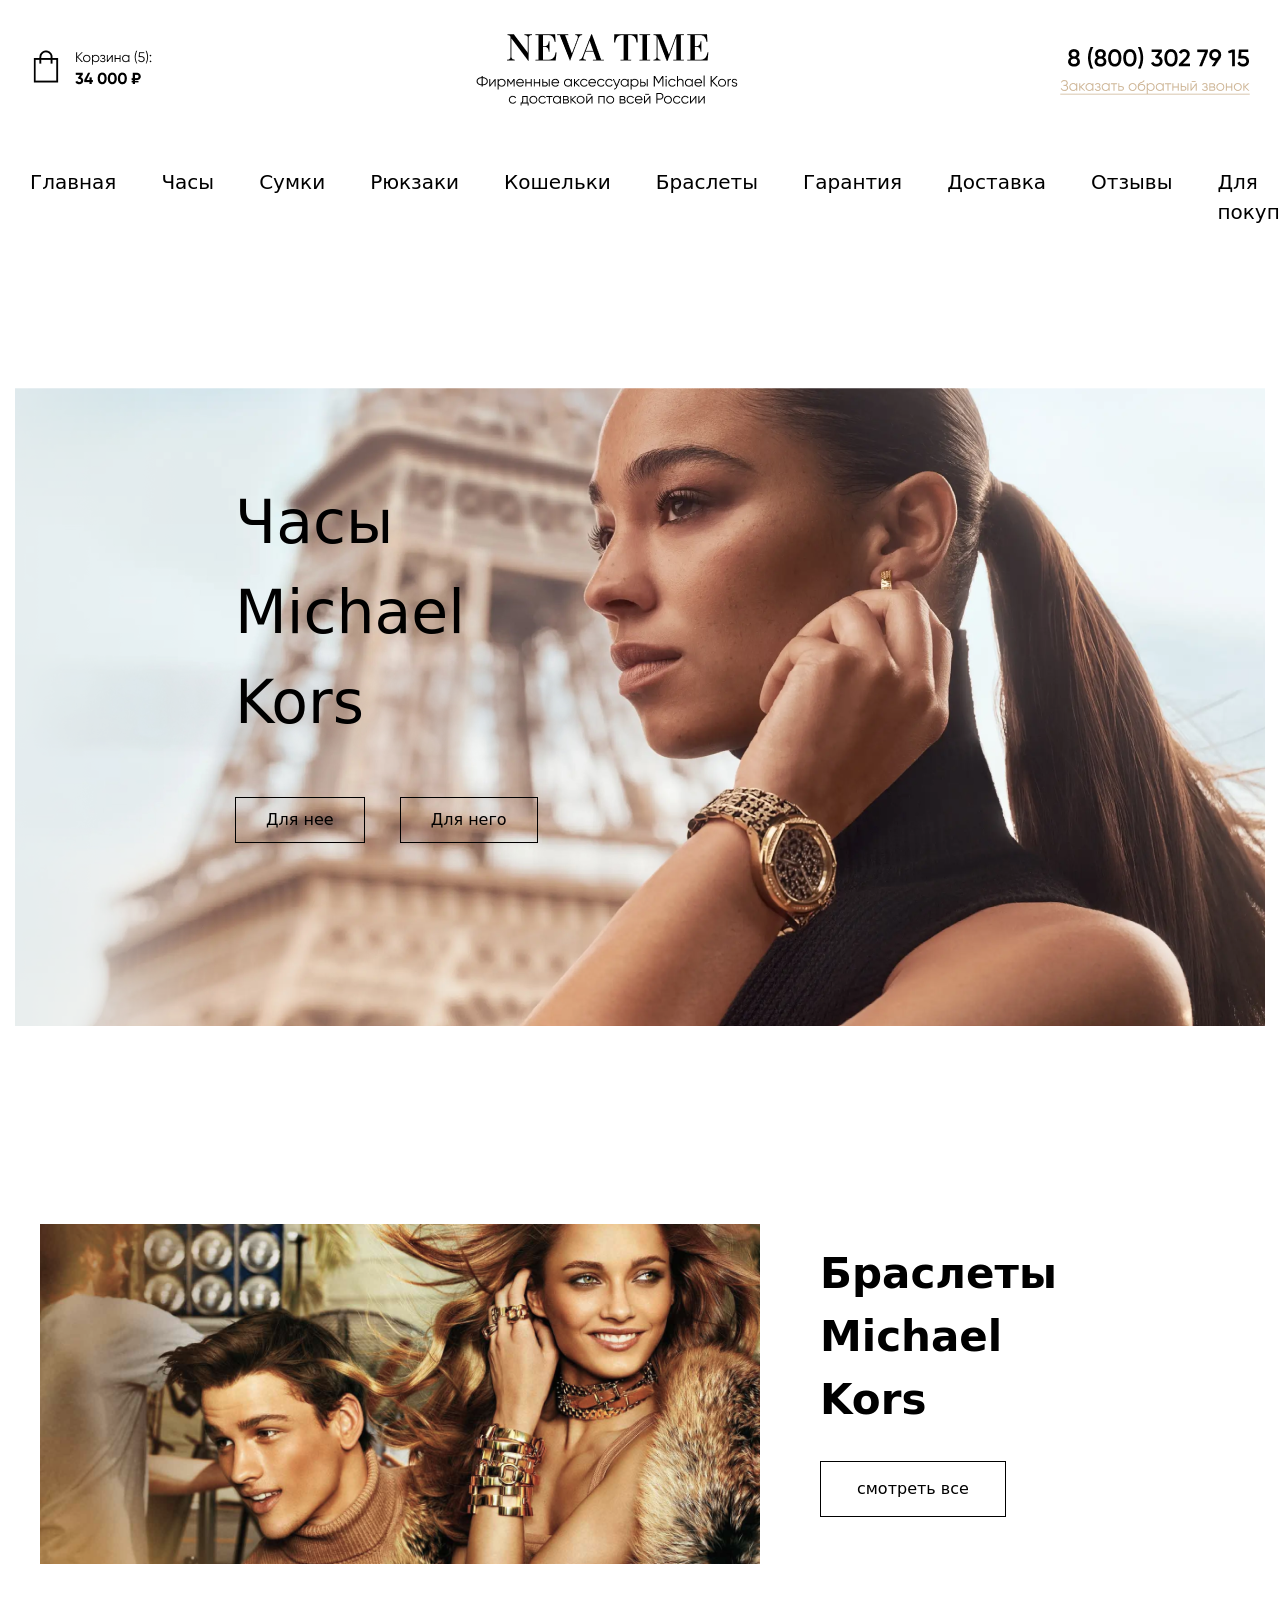
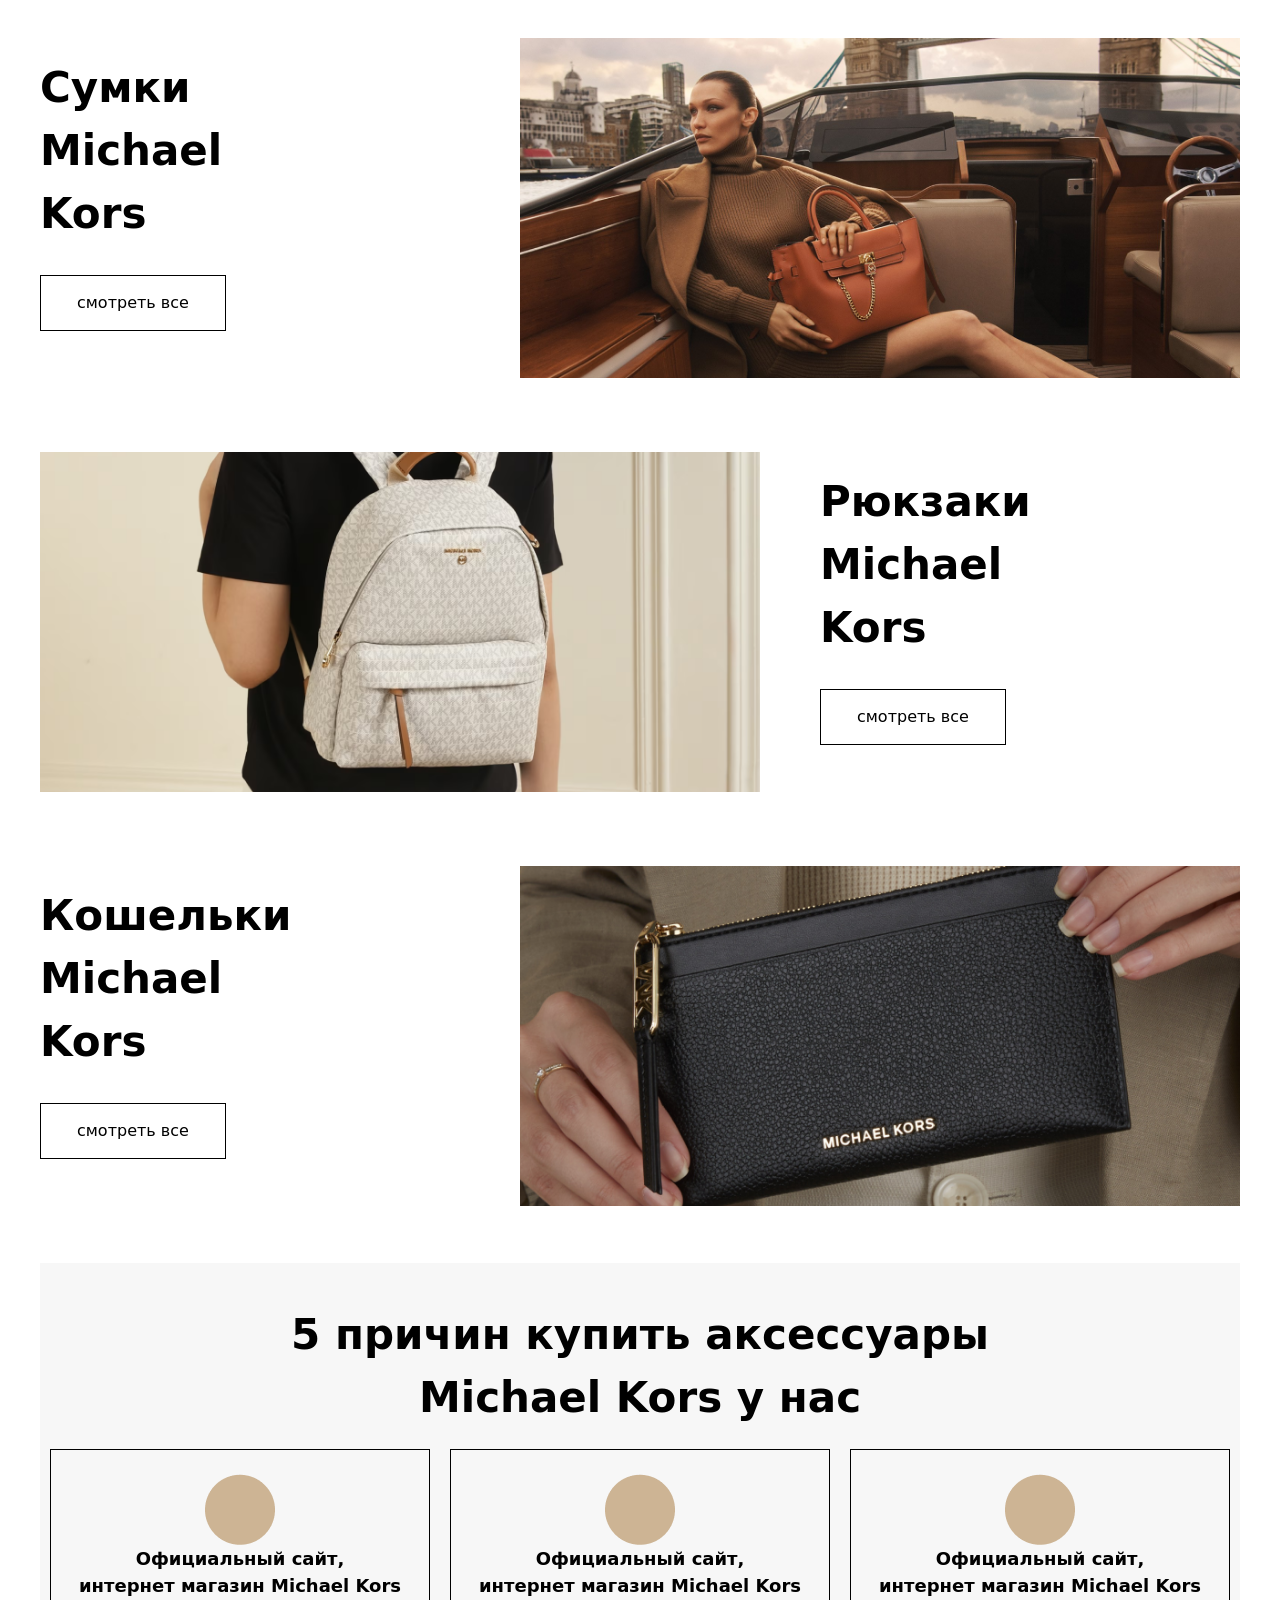
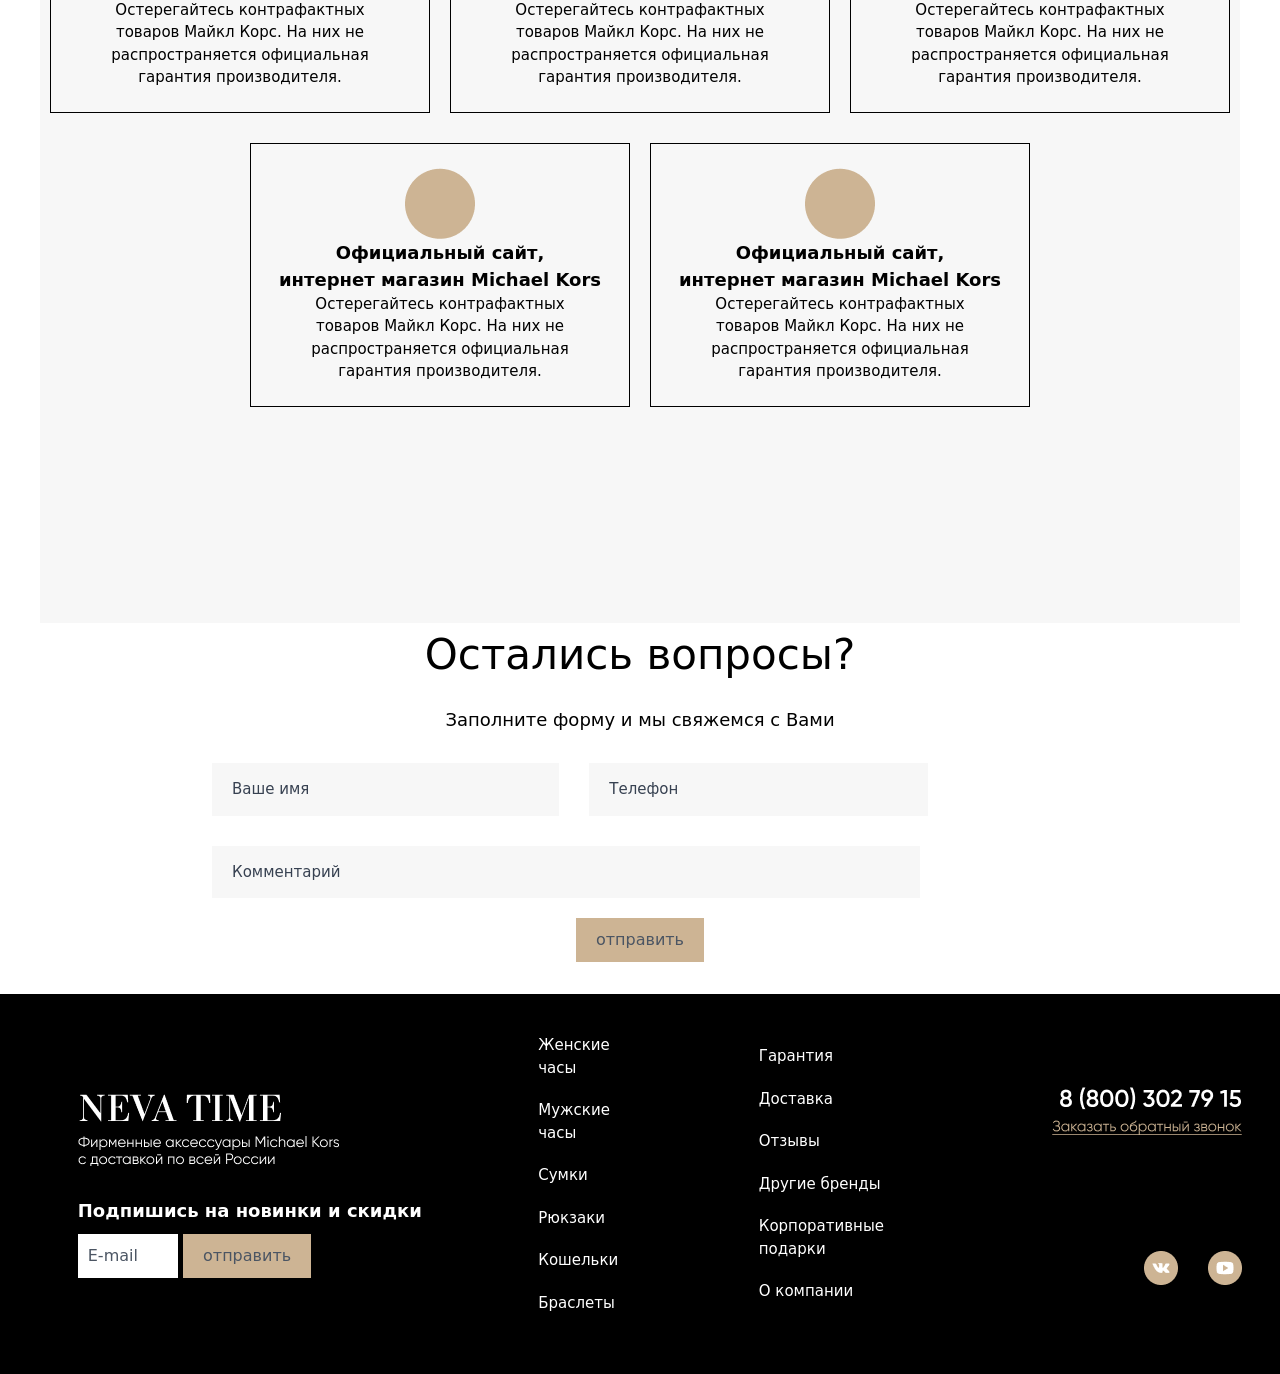
<file: src/index.html>
<!DOCTYPE html>
<html lang="en">

<head>
    <meta charset="UTF-8">
    <meta name="viewport" content="width=device-width, initial-scale=1.0">
    <title>Document</title>
    <link rel="stylesheet" href="./output.css">
</head>

<body>
    <header>
        <nav class="flex items-center justify-between py-[30px] px-[20px] sm:px-[30px] max-w-[1300px] m-auto">

            <img src="./6.png" alt="">
            <img src="./7.png" alt="">
            <img src="./8 (2).png" alt="">

        </nav>
        <nav class="flex items-center justify-between py-[30px] px-[20px] sm:px-[30px] max-w-[1300px] m-auto">

            <ul class="hidden lg:flex text-[20px] gap-[45px] m-auto">
                <li>Главная</li>
                <li>Часы</li>
                <li>Сумки</li>
                <li>Рюкзаки</li>
                <li>Кошельки</li>
                <li>Браслеты</li>
                <li>Гарантия</li>
                <li>Доставка</li>
                <li>Отзывы</li>
                <li>Для покупателей</li>
            </ul>
        </nav>

        <section
            class="p-[20px] bg-[url('/src/1.png')] h-[100vh] bg-no-repeat bg-center  max-w-[1250px] m-auto justify-between">
            <div class="mt-[200px] ml-[200px]">
                <h1 class="text-[60px] font-[600px] w-[352px]">Часы Michael Kors </h1>
                <div class="mt-[50px]">
                    <button class="border-solid border-[1px] border-black p-[10px_30px] mr-[30px]">Для нее</button>
                    <button class="border-solid border-[1px] border-black p-[10px_30px]">Для него</button>
                </div>
            </div>
        </section>

    </header>
    <main>
        <section class="w-[1200px] h-[374px] mt-[50px] mx-[auto] flex justify-between items-center">
            <aside class="w-[60%]"><img src="./2 (3).png" alt=""></aside>
            <aside class="w-[35%]">
                <h1 class="text-[42px] font-[600] w-[300px]">Браслеты
                    Michael Kors</h1>
                <button class=" border-solid border-[1px] border-black  p-[15px_36px]  my-[30px]">смотреть все</button>
            </aside>
        </section>
        <section class="w-[1200px] h-[374px] mt-[40px] mx-[auto] flex flex-row-reverse justify-between items-center">
            <aside class="w-[60%]"><img src="./3 (2).png" alt=""></aside>
            <aside class="w-[35%]">
                <h1 class="text-[42px] font-[600] w-[300px]">Сумки
                    Michael Kors</h1>
                <button class=" border-solid border-[1px] border-black  p-[15px_36px]  my-[30px]">смотреть все</button>
            </aside>
        </section>
        <section class="w-[1200px] h-[374px] mt-[40px] mx-[auto] flex justify-between items-center">
            <aside class="w-[60%]"><img src="./4 (2).png" alt=""></aside>
            <aside class="w-[35%]">
                <h1 class="text-[42px] font-[600] w-[300px]">Рюкзаки
                    Michael Kors</h1>
                <button class=" border-solid border-[1px] border-black  p-[15px_36px]  my-[30px]">смотреть все</button>
            </aside>
        </section>
        <section class="w-[1200px] h-[374px] mt-[40px] mx-[auto] flex flex-row-reverse justify-between items-center">
            <aside class="w-[60%]"><img src="./5.png" alt=""></aside>
            <aside class="w-[35%]">
                <h1 class="text-[42px] font-[600] w-[300px]">Кошельки
                    Michael Kors</h1>
                <button class=" border-solid border-[1px] border-black  p-[15px_36px]  my-[30px]">смотреть все</button>
            </aside>
        </section>

        <section class="w-[1200px] h-[960px] bg-[#F7F7F7] mt-[40px] mx-[auto]">
            <h1 class="text-[42px] font-[600] text-center pt-[40px] pb-[20px] w-[700px] mx-[auto]">5 причин купить
                аксессуары
                Michael Kors у нас</h1>

            <div class="flex justify-center gap-[20px]">
                <div class="w-[380px] h-[264px] border-solid border-black border-[1px] flex flex-col justify-center">
                    <div class="flex justify-center"><img src="Rectangle 18.png" alt=""></div>
                    <div class="flex flex-col items-center">
                        <h1 class="text-[18px] font-[600] text-center">Официальный сайт, <br>
                            интернет магазин Michael Kors</h1>
                        <p class="text-[15px] font-[400]  text-center  w-[260px] mx-[auto]">Остерегайтесь контрафактных
                            товаров Майкл Корс. На них
                            не распространяется официальная гарантия производителя.</p>
                    </div>
                </div>

                <div class="w-[380px] h-[264px] border-solid border-black border-[1px] flex flex-col justify-center">
                    <div class="flex justify-center"><img src="Rectangle 18.png" alt=""></div>
                    <div class="flex flex-col items-center">
                        <h1 class="text-[18px] font-[600] text-center">Официальный сайт, <br>
                            интернет магазин Michael Kors</h1>
                        <p class="text-[15px] font-[400]  text-center  w-[260px] mx-[auto]">Остерегайтесь контрафактных
                            товаров Майкл Корс. На них
                            не распространяется официальная гарантия производителя.</p>
                    </div>
                </div>
                <div class="w-[380px] h-[264px] border-solid border-black border-[1px] flex flex-col justify-center">
                    <div class="flex justify-center"><img src="Rectangle 18.png" alt=""></div>
                    <div class="flex flex-col items-center">
                        <h1 class="text-[18px] font-[600] text-center">Официальный сайт, <br>
                            интернет магазин Michael Kors</h1>
                        <p class="text-[15px] font-[400]  text-center  w-[260px] mx-[auto]">Остерегайтесь контрафактных
                            товаров Майкл Корс. На них
                            не распространяется официальная гарантия производителя.</p>
                    </div>
                </div>
            </div>

            <div class="flex justify-center mt-[30px] gap-[20px]">
                <div class="w-[380px] h-[264px] border-solid border-black border-[1px] flex flex-col justify-center">
                    <div class="flex justify-center"><img src="Rectangle 18.png" alt=""></div>
                    <div class="flex flex-col items-center">
                        <h1 class="text-[18px] font-[600] text-center">Официальный сайт, <br>
                            интернет магазин Michael Kors</h1>
                        <p class="text-[15px] font-[400]  text-center  w-[260px] mx-[auto]">Остерегайтесь контрафактных
                            товаров Майкл Корс. На них
                            не распространяется официальная гарантия производителя.</p>
                    </div>
                </div>

                <div class="w-[380px] h-[264px] border-solid border-black border-[1px] flex flex-col justify-center">
                    <div class="flex justify-center"><img src="Rectangle 18.png" alt=""></div>
                    <div class="flex flex-col items-center">
                        <h1 class="text-[18px] font-[600] text-center">Официальный сайт, <br>
                            интернет магазин Michael Kors</h1>
                        <p class="text-[15px] font-[400]  text-center  w-[260px] mx-[auto]">Остерегайтесь контрафактных
                            товаров Майкл Корс. На них
                            не распространяется официальная гарантия производителя.</p>
                    </div>
                </div>
            </div>
        </section>


        <section class="w-[856px] h-[321px] mx-[auto]">
            <h1 class="text-[42px] f0nt-[600] text-center">Остались вопросы?</h1>
            <p class="text-[18px] font-[400] text-center pt-[20px]">Заполните форму и мы свяжемся с Вами</p>
            <div class="flex gap-[30px] mt-[30px]">
                <button class="bg-[#F7F7F7] text-gray-700 text-[15px] font-[400] py-[15px] pl-[20px] pr-[250px]">Ваше
                    имя</button>
                <button
                    class="bg-[#F7F7F7] text-gray-700 text-[15px] font-[400] py-[15px] pl-[20px] pr-[250px]">Телефон</button>
            </div>
            <button
                class="bg-[#F7F7F7] text-gray-700 text-[15px] font-[400] py-[15px] pl-[20px] mt-[30px] pr-[580px]">Комментарий</button>
            <div class="flex self-center">
                <button class="bg-[#CDB494] text-gray-600 mx-[auto] mt-[20px] p-[10px_20px]">отправить</button>
            </div>
        </section>
    </main>
    <footer class="mt-[50px]">
        <section class="w-[1300px] h-[380px] bg-black mx-[auto] pl-[20px] flex justify-around items-center">
            <article class="w-[345px] ">
                <img src="./logo (2).png" alt="">
                <p class="text-[18px] font-[600] text-white pt-[30px] pb-[10px]">Подпишись на новинки и скидки</p>
                <button class="bg-white text-gray-600 p-[10px_40px_10px_10px]">E-mail</button>
                <button class="bg-[#CDB494] text-gray-600 p-[10px_20px]">отправить</button>

            </article>
            <article class="w-[105px] ">
                <p class="text-[15px] font-[400] text-white pb-[20px]">Женские часы</p>
                <p class="text-[15px] font-[400] text-white pb-[20px]">Мужские часы</p>
                <p class="text-[15px] font-[400] text-white pb-[20px]"> Сумки</p>
                <p class="text-[15px] font-[400] text-white pb-[20px]">Рюкзаки</p>
                <p class="text-[15px] font-[400] text-white pb-[20px]">Кошельки</p>
                <p class="text-[15px] font-[400] text-white pb-[20px]">Браслеты</p>
            </article>
            <article class="w-[178px] ">
                <p class="text-[15px] font-[400] text-white pb-[20px]">Гарантия</p>
                <p class="text-[15px] font-[400] text-white pb-[20px]">Доставка</p>
                <p class="text-[15px] font-[400] text-white pb-[20px]"> Отзывы</p>
                <p class="text-[15px] font-[400] text-white pb-[20px]">Другие бренды</p>
                <p class="text-[15px] font-[400] text-white pb-[20px]">Корпоративные подарки</p>
                <p class="text-[15px] font-[400] text-white pb-[20px]">О компании</p>
            </article>
            <article class="w-[190px] h-[202px] flex flex-col justify-between ">
                <div>
                    <img src="./tel.png" alt="">
                </div>
                <div class="flex gap-[30px] justify-end">
                    <img src="./015-vkontakte.png" alt="">
                    <img src="./004-youtube.png" alt="">
                </div>
            </article>
        </section>
    </footer>
</body>

</html>
</file>
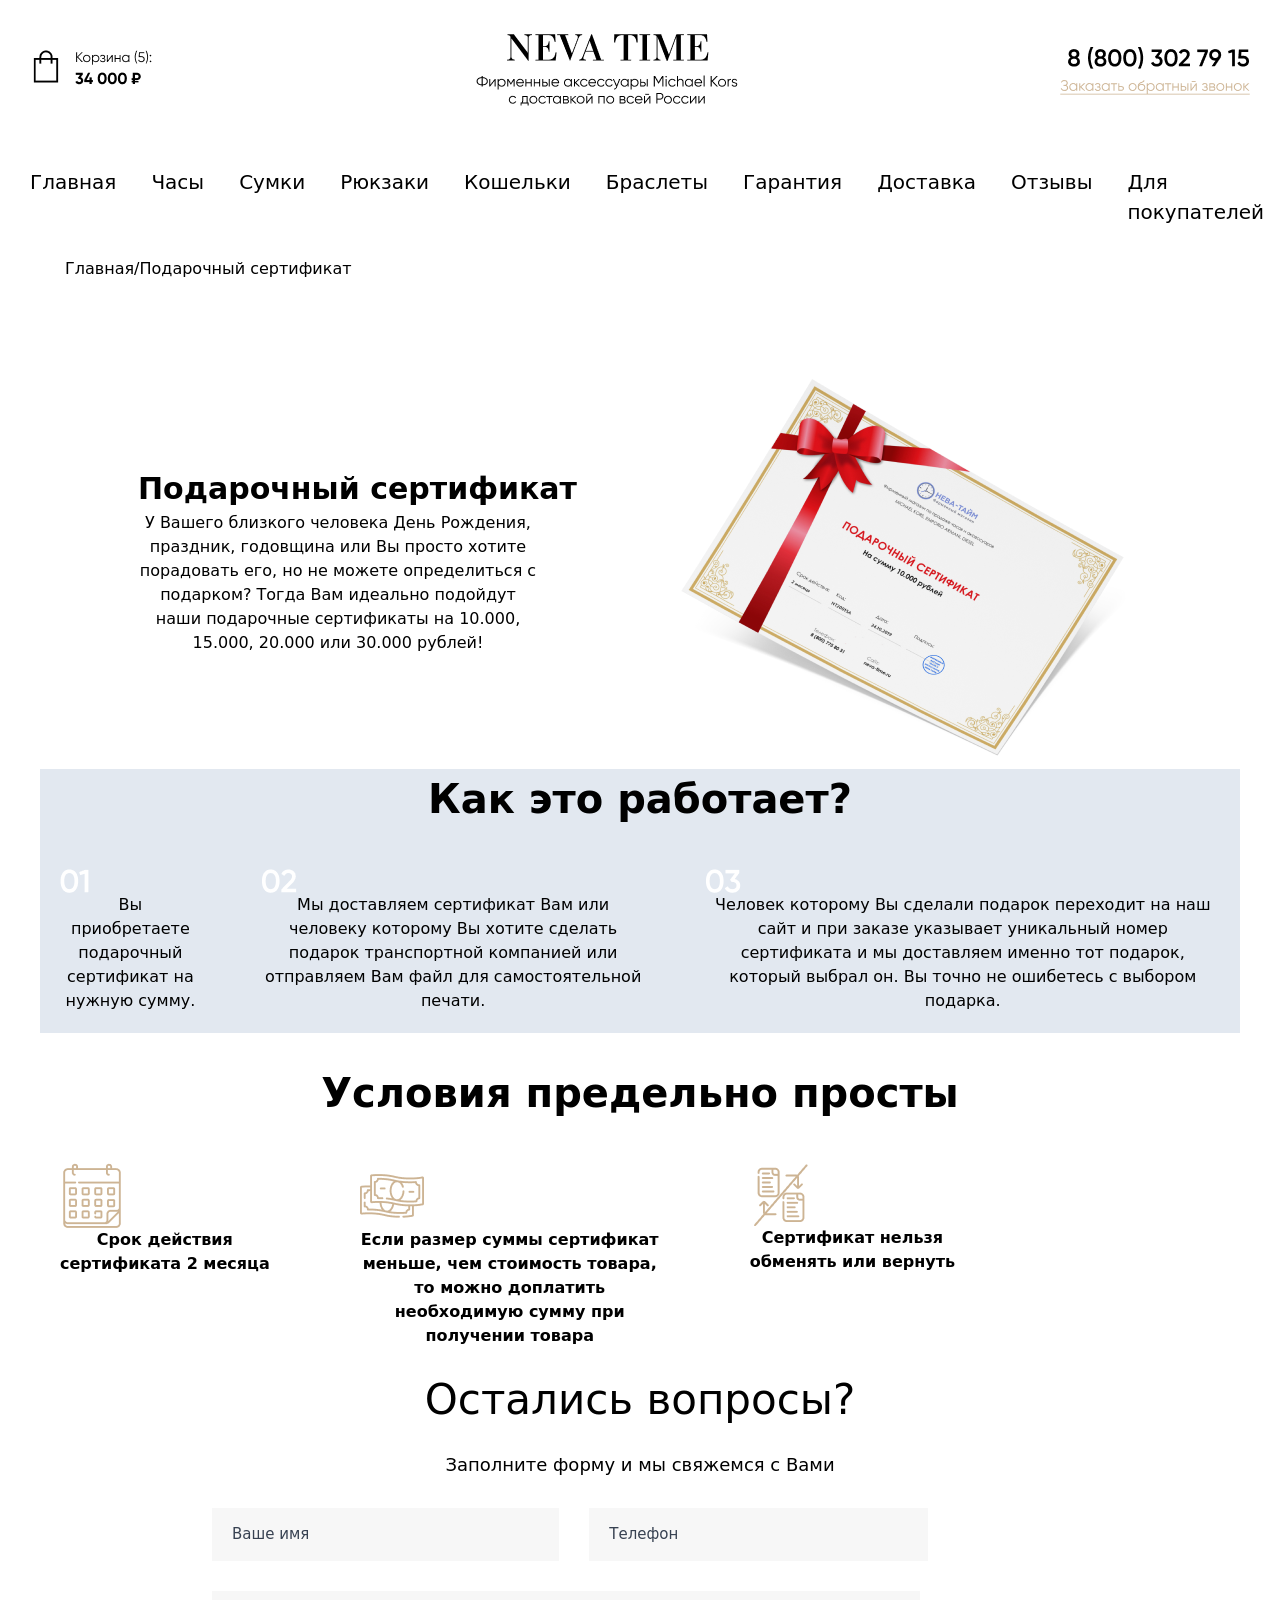
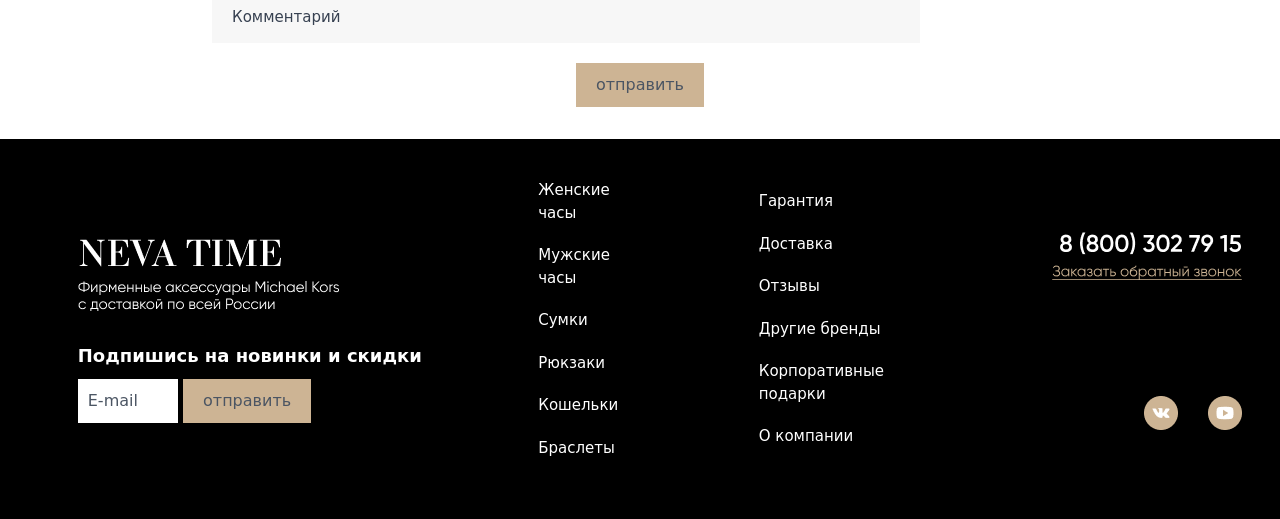
<file: src/html — 1.html>
<!DOCTYPE html>
<html lang="en">

<head>
    <meta charset="UTF-8">
    <meta name="viewport" content="width=device-width, initial-scale=1.0">
    <title>Document</title>
    <link rel="stylesheet" href="./output.css">
</head>

<body>
    <header>
        <nav class="flex items-center justify-between py-[30px] px-[20px] sm:px-[30px] max-w-[1300px] m-auto">

            <img src="./6.png" alt="">
            <img src="./7.png" alt="">
            <img src="./8 (2).png" alt="">

        </nav>
        <nav class="flex items-center justify-between py-[30px] px-[20px] sm:px-[30px] max-w-[1300px] m-auto">

            <ul class="hidden lg:flex text-[20px] gap-[35px] m-auto">
                <li>Главная</li>
                <li>Часы</li>
                <li>Сумки</li>
                <li>Рюкзаки</li>
                <li>Кошельки</li>
                <li>Браслеты</li>
                <li>Гарантия</li>
                <li>Доставка</li>
                <li>Отзывы</li>
                <li>Для покупателей</li>
            </ul>
        </nav>
    </header>
    <main>
        <p class="max-w-[1150px] m-auto">Главная/Подарочный сертификат</p>
        <section class="flex max-w-[1200px] m-auto mt-[70px] gap-[50px] place-content-center">
            <aside class="place-self-center">
                <h2 class="text-center font-bold text-[30px]">Подарочный сертификат</h2>
                <p class="text-center w-[400px]">У Вашего близкого человека День Рождения, праздник, годовщина или Вы
                    просто хотите порадовать его, но
                    не можете определиться с подарком? Тогда Вам идеально подойдут наши подарочные сертификаты на
                    10.000, 15.000, 20.000 или 30.000 рублей!</p>
            </aside>
            <aside>
                <img src="./292 1.png" alt="">
            </aside>
        </section>

        <section class="bg-slate-200 max-w-[1200px] m-auto">
            <h2 class="text-center font-bold text-[40px]">Как это работает?</h2>
            <div class="flex mt-[20px] gap-[20px]">
                <article class="p-[20px]">
                    <img class="place-self-center" src="./01.png" alt="">
                    <p class="text-center">Вы приобретаете подарочный сертификат на нужную сумму.</p>
                </article>
                <article class="p-[20px]">
                    <img class="place-self-center" src="./02.png" alt="">
                    <p class="text-center">Мы доставляем сертификат Вам или человеку которому Вы хотите сделать подарок
                        транспортной
                        компанией или отправляем Вам файл для самостоятельной печати.</p>
                </article>
                <article class="p-[20px]">
                    <img class="place-self-center" src="./03.png" alt="">
                    <p class="text-center">Человек которому Вы сделали подарок
                        переходит на наш сайт и при заказе указывает уникальный номер сертификата и мы доставляем именно
                        тот подарок, который выбрал он. Вы точно не ошибетесь с выбором подарка.</p>
                </article>
            </div>
        </section>
        <section class=" max-w-[1200px] m-auto mt-[30px]">
            <h2 class="text-center font-bold text-[40px]">Условия предельно просты</h2>
            <div class="flex mt-[20px] gap-[50px] place-self-center">
                <article class="p-[20px]">
                    <img class="place-self-center" src="./Calendar.png" alt="">
                    <p class="text-center font-bold">Срок действия <br>
                        сертификата 2 месяца</p>
                </article>
                <article class="p-[20px]">
                    <img class="place-self-center" src="./Money.png" alt="">
                    <p class="text-center w-[300px] font-bold">Если размер суммы сертификат меньше, чем стоимость
                        товара, то можно доплатить необходимую сумму при получении товара</p>
                </article>
                <article class="p-[20px]">
                    <img class="place-self-center" src="./data-copy 1.png" alt="">
                    <p class="text-center font-bold">Сертификат нельзя <br>
                        обменять или вернуть</p>
                </article>
            </div>
        </section>

        <section class="w-[856px] h-[321px] mx-[auto]">
            <h1 class="text-[42px] f0nt-[600] text-center">Остались вопросы?</h1>
            <p class="text-[18px] font-[400] text-center pt-[20px]">Заполните форму и мы свяжемся с Вами</p>
            <div class="flex gap-[30px] mt-[30px]">
                <button class="bg-[#F7F7F7] text-gray-700 text-[15px] font-[400] py-[15px] pl-[20px] pr-[250px]">Ваше
                    имя</button>
                <button
                    class="bg-[#F7F7F7] text-gray-700 text-[15px] font-[400] py-[15px] pl-[20px] pr-[250px]">Телефон</button>
            </div>
            <button
                class="bg-[#F7F7F7] text-gray-700 text-[15px] font-[400] py-[15px] pl-[20px] mt-[30px] pr-[580px]">Комментарий</button>
            <div class="flex self-center">
                <button class="bg-[#CDB494] text-gray-600 mx-[auto] mt-[20px] p-[10px_20px]">отправить</button>
            </div>
        </section>
    </main>
    <footer class="mt-[50px]">
        <section class="w-[1300px] h-[380px] bg-black mx-[auto] pl-[20px] flex justify-around items-center">
            <article class="w-[345px] ">
                <img src="./logo (2).png" alt="">
                <p class="text-[18px] font-[600] text-white pt-[30px] pb-[10px]">Подпишись на новинки и скидки</p>
                <button class="bg-white text-gray-600 p-[10px_40px_10px_10px]">E-mail</button>
                <button class="bg-[#CDB494] text-gray-600 p-[10px_20px]">отправить</button>

            </article>
            <article class="w-[105px] ">
                <p class="text-[15px] font-[400] text-white pb-[20px]">Женские часы</p>
                <p class="text-[15px] font-[400] text-white pb-[20px]">Мужские часы</p>
                <p class="text-[15px] font-[400] text-white pb-[20px]"> Сумки</p>
                <p class="text-[15px] font-[400] text-white pb-[20px]">Рюкзаки</p>
                <p class="text-[15px] font-[400] text-white pb-[20px]">Кошельки</p>
                <p class="text-[15px] font-[400] text-white pb-[20px]">Браслеты</p>
            </article>
            <article class="w-[178px] ">
                <p class="text-[15px] font-[400] text-white pb-[20px]">Гарантия</p>
                <p class="text-[15px] font-[400] text-white pb-[20px]">Доставка</p>
                <p class="text-[15px] font-[400] text-white pb-[20px]"> Отзывы</p>
                <p class="text-[15px] font-[400] text-white pb-[20px]">Другие бренды</p>
                <p class="text-[15px] font-[400] text-white pb-[20px]">Корпоративные подарки</p>
                <p class="text-[15px] font-[400] text-white pb-[20px]">О компании</p>
            </article>
            <article class="w-[190px] h-[202px] flex flex-col justify-between ">
                <div>
                    <img src="./tel.png" alt="">
                </div>
                <div class="flex gap-[30px] justify-end">
                    <img src="./015-vkontakte.png" alt="">
                    <img src="./004-youtube.png" alt="">
                </div>
            </article>
        </section>
    </footer>
</body>

</html>
</file>
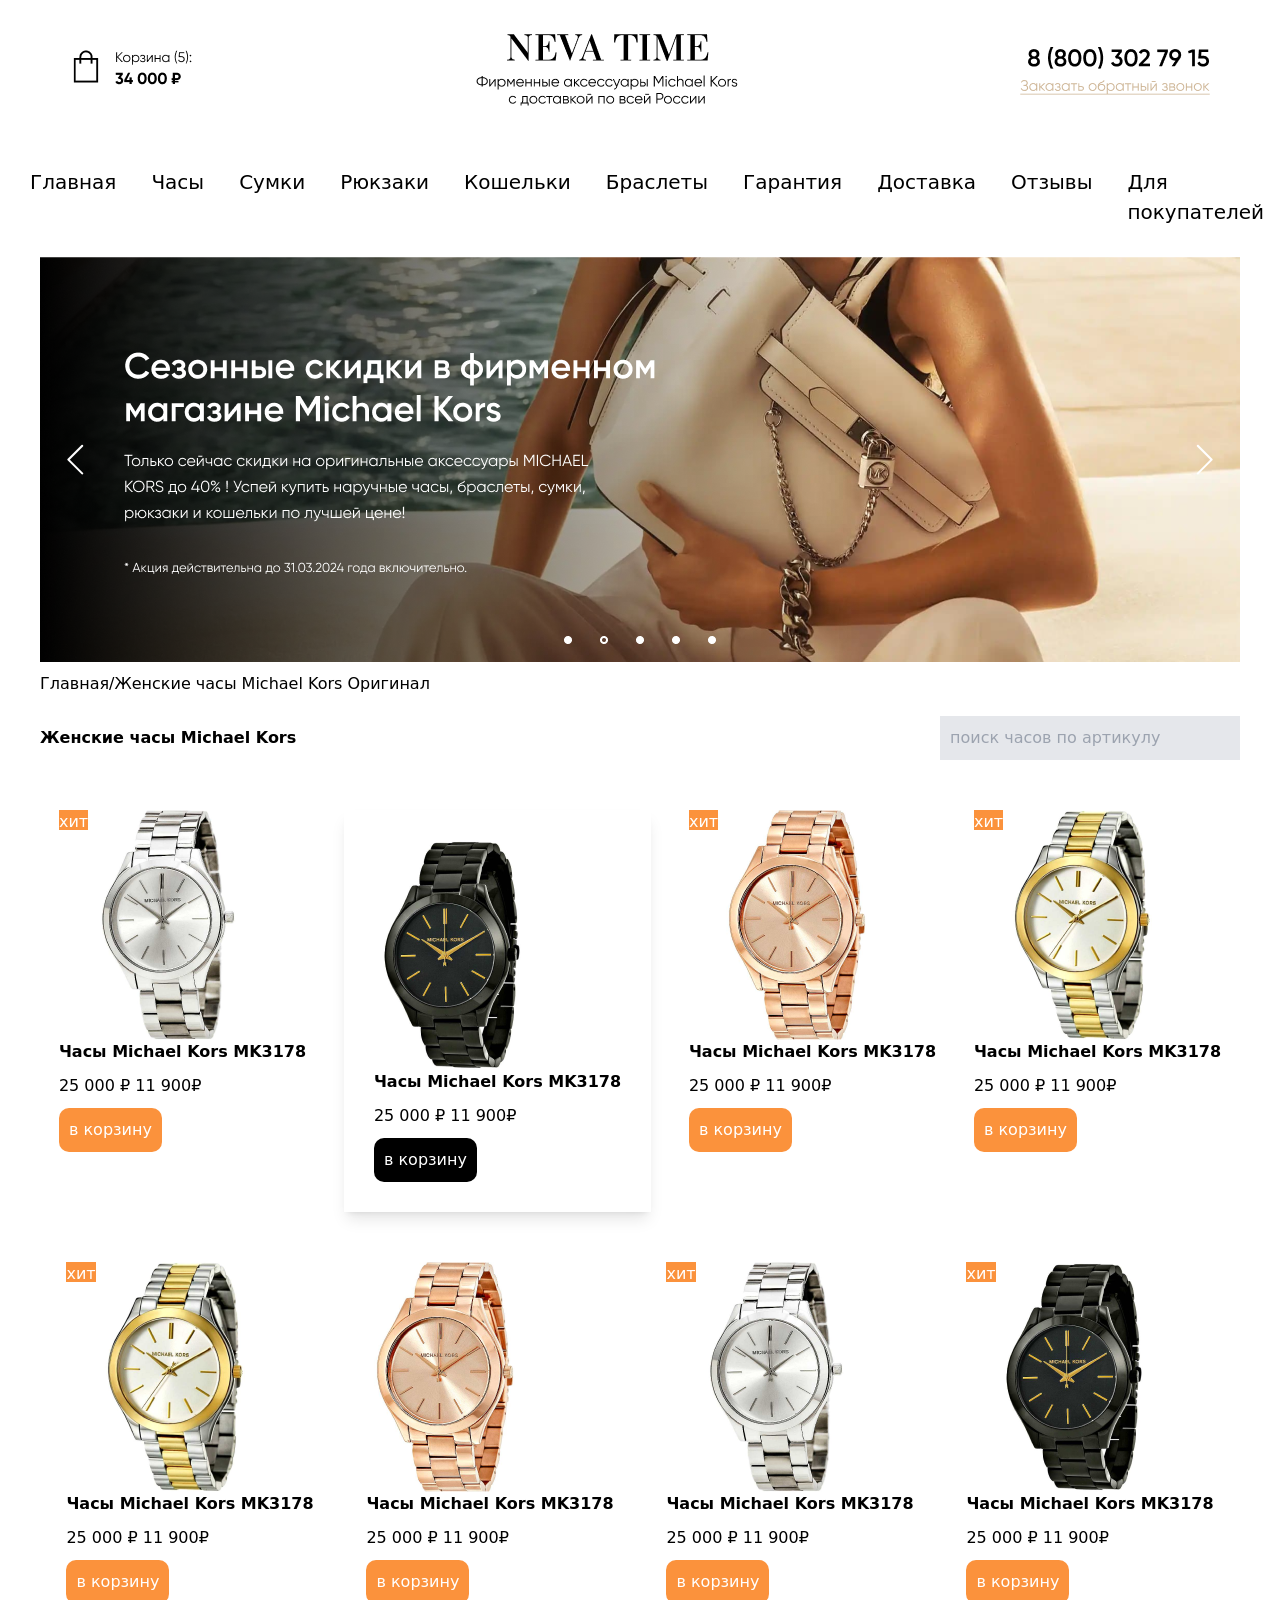
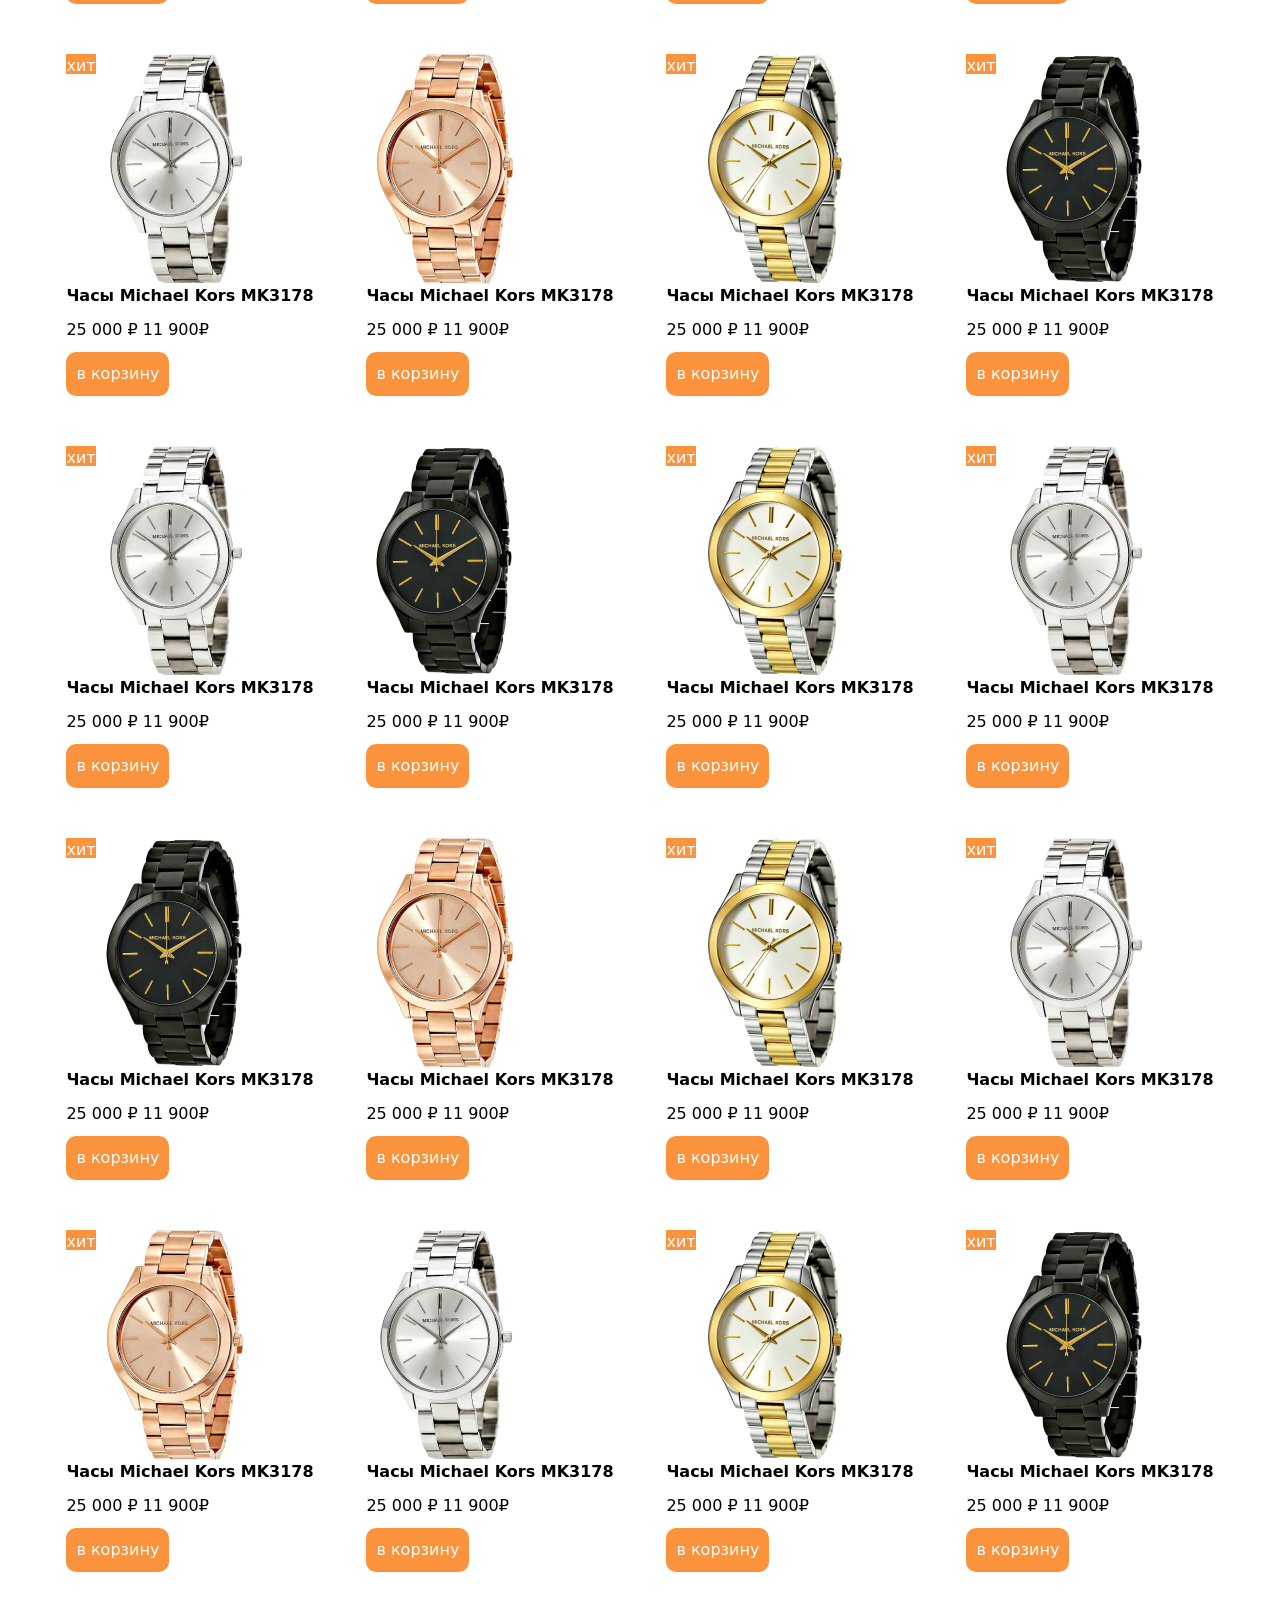
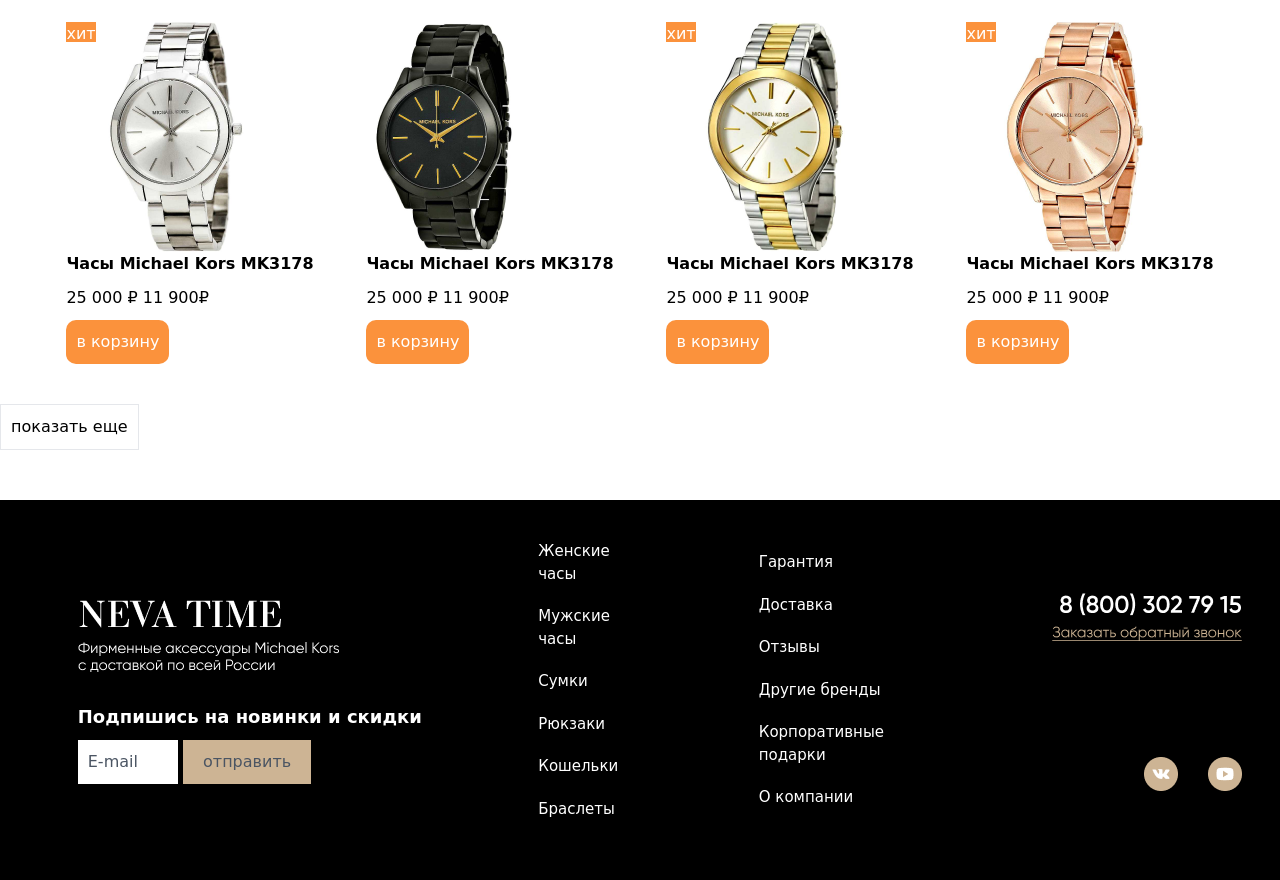
<file: src/html — 2.html>
<!DOCTYPE html>
<html lang="en">

<head>
    <meta charset="UTF-8">
    <meta name="viewport" content="width=device-width, initial-scale=1.0">
    <title>Document</title>
    <link rel="stylesheet" href="./output.css">
</head>

<body>
    <header>
        <nav class="flex items-center justify-between py-[30px] px-[20px] sm:px-[30px] max-w-[1200px] m-auto">


            <img src="./6.png" alt="">
            <img src="./7.png" alt="">
            <img src="./8 (2).png" alt="">

        </nav>
        <nav class="flex items-center justify-between py-[30px] px-[20px] sm:px-[30px] max-w-[1300px] m-auto">

            <ul class="hidden lg:flex text-[20px] gap-[35px] m-auto">
                <li>Главная</li>
                <li>Часы</li>
                <li>Сумки</li>
                <li>Рюкзаки</li>
                <li>Кошельки</li>
                <li>Браслеты</li>
                <li>Гарантия</li>
                <li>Доставка</li>
                <li>Отзывы</li>
                <li>Для покупателей</li>
            </ul>
        </nav>

    </header>
    <main>
        <section class="max-w-[1200px] m-auto">
            <img src="banner.png" alt="">
        </section>
        <p class="mt-[10px] max-w-[1200px] m-auto">Главная/Женские часы Michael Kors Оригинал</p>
        <section class="mt-[20px]">
            <div class="flex justify-between max-w-[1200px] m-auto">
                <h2 class="font-bold place-self-center">Женские часы Michael Kors</h2>
                <input class="w-[300px] bg-gray-200 p-[10px]" type="text" placeholder="поиск часов по артикулу">
            </div>
            <div>
                <div class="max-w-[1200px] m-auto flex mt-[50px] justify-around">
                    <article>
                        <div class="flex">
                            <p class="text-white bg-orange-400 h-[20px]">хит</p>
                            <img src="./image 1 (3).png" alt="">
                        </div>

                        <h2 class="font-bold">Часы Michael Kors MK3178</h2>
                        <p class="mt-[10px]">25 000 ₽ 11 900₽</p>
                        <button class="p-[10px] bg-orange-400 text-white rounded-[10px] mt-[10px]">в корзину</button>

                    </article>
                    <article class="shadow-lg p-[30px]">
                        <div class="flex">

                            <img src="./image 1 (4).png" alt="">
                        </div>

                        <h2 class="font-bold">Часы Michael Kors MK3178</h2>
                        <p class="mt-[10px]">25 000 ₽ 11 900₽</p>
                        <button class="p-[10px] bg-black text-white rounded-[10px] mt-[10px]">в корзину</button>

                    </article>
                    <article>
                        <div class="flex">
                            <p class="text-white bg-orange-400 h-[20px]">хит</p>
                            <img src="./image 1 (5).png" alt="">
                        </div>

                        <h2 class="font-bold">Часы Michael Kors MK3178</h2>
                        <p class="mt-[10px]">25 000 ₽ 11 900₽</p>
                        <button class="p-[10px] bg-orange-400 text-white rounded-[10px] mt-[10px]">в корзину</button>

                    </article>
                    <article>
                        <div class="flex">
                            <p class="text-white bg-orange-400 h-[20px]">хит</p>
                            <img src="./image 1 (6).png" alt="">
                        </div>

                        <h2 class="font-bold">Часы Michael Kors MK3178</h2>
                        <p class="mt-[10px]">25 000 ₽ 11 900₽</p>
                        <button class="p-[10px] bg-orange-400 text-white rounded-[10px] mt-[10px]">в корзину</button>

                    </article>
                </div>
                <div class="max-w-[1200px] m-auto flex mt-[50px] justify-around">
                    <article>
                        <div class="flex">
                            <p class="text-white bg-orange-400 h-[20px]">хит</p>
                            <img src="./image 1 (6).png" alt="">
                        </div>

                        <h2 class="font-bold">Часы Michael Kors MK3178</h2>
                        <p class="mt-[10px]">25 000 ₽ 11 900₽</p>
                        <button class="p-[10px] bg-orange-400 text-white rounded-[10px] mt-[10px]">в корзину</button>

                    </article>
                    <article>
                        <div class="flex">

                            <img src="./image 1 (5).png" alt="">
                        </div>

                        <h2 class="font-bold">Часы Michael Kors MK3178</h2>
                        <p class="mt-[10px]">25 000 ₽ 11 900₽</p>
                        <button class="p-[10px] bg-orange-400 text-white rounded-[10px] mt-[10px]">в корзину</button>

                    </article>
                    <article>
                        <div class="flex">
                            <p class="text-white bg-orange-400 h-[20px]">хит</p>
                            <img src="./image 1 (3).png" alt="">
                        </div>

                        <h2 class="font-bold">Часы Michael Kors MK3178</h2>
                        <p class="mt-[10px]">25 000 ₽ 11 900₽</p>
                        <button class="p-[10px] bg-orange-400 text-white rounded-[10px] mt-[10px]">в корзину</button>

                    </article>
                    <article>
                        <div class="flex">
                            <p class="text-white bg-orange-400 h-[20px]">хит</p>
                            <img src="./image 1 (4).png" alt="">
                        </div>

                        <h2 class="font-bold">Часы Michael Kors MK3178</h2>
                        <p class="mt-[10px]">25 000 ₽ 11 900₽</p>
                        <button class="p-[10px] bg-orange-400 text-white rounded-[10px] mt-[10px]">в корзину</button>

                    </article>
                </div>
                <div class="max-w-[1200px] m-auto flex mt-[50px] justify-around">
                    <article>
                        <div class="flex">
                            <p class="text-white bg-orange-400 h-[20px]">хит</p>
                            <img src="./image 1 (3).png" alt="">
                        </div>

                        <h2 class="font-bold">Часы Michael Kors MK3178</h2>
                        <p class="mt-[10px]">25 000 ₽ 11 900₽</p>
                        <button class="p-[10px] bg-orange-400 text-white rounded-[10px] mt-[10px]">в корзину</button>

                    </article>
                    <article>
                        <div class="flex">

                            <img src="./image 1 (5).png" alt="">
                        </div>

                        <h2 class="font-bold">Часы Michael Kors MK3178</h2>
                        <p class="mt-[10px]">25 000 ₽ 11 900₽</p>
                        <button class="p-[10px] bg-orange-400 text-white rounded-[10px] mt-[10px]">в корзину</button>

                    </article>
                    <article>
                        <div class="flex">
                            <p class="text-white bg-orange-400 h-[20px]">хит</p>
                            <img src="./image 1 (6).png" alt="">
                        </div>

                        <h2 class="font-bold">Часы Michael Kors MK3178</h2>
                        <p class="mt-[10px]">25 000 ₽ 11 900₽</p>
                        <button class="p-[10px] bg-orange-400 text-white rounded-[10px] mt-[10px]">в корзину</button>

                    </article>
                    <article>
                        <div class="flex">
                            <p class="text-white bg-orange-400 h-[20px]">хит</p>
                            <img src="./image 1 (4).png" alt="">
                        </div>

                        <h2 class="font-bold">Часы Michael Kors MK3178</h2>
                        <p class="mt-[10px]">25 000 ₽ 11 900₽</p>
                        <button class="p-[10px] bg-orange-400 text-white rounded-[10px] mt-[10px]">в корзину</button>

                    </article>
                </div>
                <div class="max-w-[1200px] m-auto flex mt-[50px] justify-around">
                    <article>
                        <div class="flex">
                            <p class="text-white bg-orange-400 h-[20px]">хит</p>
                            <img src="./image 1 (3).png" alt="">
                        </div>

                        <h2 class="font-bold">Часы Michael Kors MK3178</h2>
                        <p class="mt-[10px]">25 000 ₽ 11 900₽</p>
                        <button class="p-[10px] bg-orange-400 text-white rounded-[10px] mt-[10px]">в корзину</button>

                    </article>
                    <article>
                        <div class="flex">

                            <img src="./image 1 (4).png" alt="">
                        </div>

                        <h2 class="font-bold">Часы Michael Kors MK3178</h2>
                        <p class="mt-[10px]">25 000 ₽ 11 900₽</p>
                        <button class="p-[10px] bg-orange-400 text-white rounded-[10px] mt-[10px]">в корзину</button>

                    </article>
                    <article>
                        <div class="flex">
                            <p class="text-white bg-orange-400 h-[20px]">хит</p>
                            <img src="./image 1 (6).png" alt="">
                        </div>

                        <h2 class="font-bold">Часы Michael Kors MK3178</h2>
                        <p class="mt-[10px]">25 000 ₽ 11 900₽</p>
                        <button class="p-[10px] bg-orange-400 text-white rounded-[10px] mt-[10px]">в корзину</button>

                    </article>
                    <article>
                        <div class="flex">
                            <p class="text-white bg-orange-400 h-[20px]">хит</p>
                            <img src="./image 1 (3).png" alt="">
                        </div>

                        <h2 class="font-bold">Часы Michael Kors MK3178</h2>
                        <p class="mt-[10px]">25 000 ₽ 11 900₽</p>
                        <button class="p-[10px] bg-orange-400 text-white rounded-[10px] mt-[10px]">в корзину</button>

                    </article>
                </div>
                <div class="max-w-[1200px] m-auto flex mt-[50px] justify-around">
                    <article>
                        <div class="flex">
                            <p class="text-white bg-orange-400 h-[20px]">хит</p>
                            <img src="./image 1 (4).png" alt="">
                        </div>

                        <h2 class="font-bold">Часы Michael Kors MK3178</h2>
                        <p class="mt-[10px]">25 000 ₽ 11 900₽</p>
                        <button class="p-[10px] bg-orange-400 text-white rounded-[10px] mt-[10px]">в корзину</button>

                    </article>
                    <article>
                        <div class="flex">

                            <img src="./image 1 (5).png" alt="">
                        </div>

                        <h2 class="font-bold">Часы Michael Kors MK3178</h2>
                        <p class="mt-[10px]">25 000 ₽ 11 900₽</p>
                        <button class="p-[10px] bg-orange-400 text-white rounded-[10px] mt-[10px]">в корзину</button>

                    </article>
                    <article>
                        <div class="flex">
                            <p class="text-white bg-orange-400 h-[20px]">хит</p>
                            <img src="./image 1 (6).png" alt="">
                        </div>

                        <h2 class="font-bold">Часы Michael Kors MK3178</h2>
                        <p class="mt-[10px]">25 000 ₽ 11 900₽</p>
                        <button class="p-[10px] bg-orange-400 text-white rounded-[10px] mt-[10px]">в корзину</button>

                    </article>
                    <article>
                        <div class="flex">
                            <p class="text-white bg-orange-400 h-[20px]">хит</p>
                            <img src="./image 1 (3).png" alt="">
                        </div>

                        <h2 class="font-bold">Часы Michael Kors MK3178</h2>
                        <p class="mt-[10px]">25 000 ₽ 11 900₽</p>
                        <button class="p-[10px] bg-orange-400 text-white rounded-[10px] mt-[10px]">в корзину</button>

                    </article>
                </div>
                <div class="max-w-[1200px] m-auto flex mt-[50px] justify-around">
                    <article>
                        <div class="flex">
                            <p class="text-white bg-orange-400 h-[20px]">хит</p>
                            <img src="./image 1 (5).png" alt="">
                        </div>

                        <h2 class="font-bold">Часы Michael Kors MK3178</h2>
                        <p class="mt-[10px]">25 000 ₽ 11 900₽</p>
                        <button class="p-[10px] bg-orange-400 text-white rounded-[10px] mt-[10px]">в корзину</button>

                    </article>
                    <article>
                        <div class="flex">

                            <img src="./image 1 (3).png" alt="">
                        </div>

                        <h2 class="font-bold">Часы Michael Kors MK3178</h2>
                        <p class="mt-[10px]">25 000 ₽ 11 900₽</p>
                        <button class="p-[10px] bg-orange-400 text-white rounded-[10px] mt-[10px]">в корзину</button>

                    </article>
                    <article>
                        <div class="flex">
                            <p class="text-white bg-orange-400 h-[20px]">хит</p>
                            <img src="./image 1 (6).png" alt="">
                        </div>

                        <h2 class="font-bold">Часы Michael Kors MK3178</h2>
                        <p class="mt-[10px]">25 000 ₽ 11 900₽</p>
                        <button class="p-[10px] bg-orange-400 text-white rounded-[10px] mt-[10px]">в корзину</button>

                    </article>
                    <article>
                        <div class="flex">
                            <p class="text-white bg-orange-400 h-[20px]">хит</p>
                            <img src="./image 1 (4).png" alt="">
                        </div>

                        <h2 class="font-bold">Часы Michael Kors MK3178</h2>
                        <p class="mt-[10px]">25 000 ₽ 11 900₽</p>
                        <button class="p-[10px] bg-orange-400 text-white rounded-[10px] mt-[10px]">в корзину</button>

                    </article>
                </div>
                <div class="max-w-[1200px] m-auto flex mt-[50px] justify-around">
                    <article>
                        <div class="flex">
                            <p class="text-white bg-orange-400 h-[20px]">хит</p>
                            <img src="./image 1 (3).png" alt="">
                        </div>

                        <h2 class="font-bold">Часы Michael Kors MK3178</h2>
                        <p class="mt-[10px]">25 000 ₽ 11 900₽</p>
                        <button class="p-[10px] bg-orange-400 text-white rounded-[10px] mt-[10px]">в корзину</button>

                    </article>
                    <article>
                        <div class="flex">

                            <img src="./image 1 (4).png" alt="">
                        </div>

                        <h2 class="font-bold">Часы Michael Kors MK3178</h2>
                        <p class="mt-[10px]">25 000 ₽ 11 900₽</p>
                        <button class="p-[10px] bg-orange-400 text-white rounded-[10px] mt-[10px]">в корзину</button>

                    </article>
                    <article>
                        <div class="flex">
                            <p class="text-white bg-orange-400 h-[20px]">хит</p>
                            <img src="./image 1 (6).png" alt="">
                        </div>

                        <h2 class="font-bold">Часы Michael Kors MK3178</h2>
                        <p class="mt-[10px]">25 000 ₽ 11 900₽</p>
                        <button class="p-[10px] bg-orange-400 text-white rounded-[10px] mt-[10px]">в корзину</button>

                    </article>
                    <article>
                        <div class="flex">
                            <p class="text-white bg-orange-400 h-[20px]">хит</p>
                            <img src="./image 1 (5).png" alt="">
                        </div>

                        <h2 class="font-bold">Часы Michael Kors MK3178</h2>
                        <p class="mt-[10px]">25 000 ₽ 11 900₽</p>
                        <button class="p-[10px] bg-orange-400 text-white rounded-[10px] mt-[10px]">в корзину</button>

                    </article>
                </div>
            </div>
            <div class="place-self-center">
                <button class="border border-separate p-[10px] mt-[40px] place-content-center">показать еще</button>
            </div>


        </section>
    </main>
    <footer class="mt-[50px]">
        <section class="w-[1300px] h-[380px] bg-black mx-[auto] pl-[20px] flex justify-around items-center">
            <article class="w-[345px] ">
                <img src="./logo (2).png" alt="">
                <p class="text-[18px] font-[600] text-white pt-[30px] pb-[10px]">Подпишись на новинки и скидки</p>
                <button class="bg-white text-gray-600 p-[10px_40px_10px_10px]">E-mail</button>
                <button class="bg-[#CDB494] text-gray-600 p-[10px_20px]">отправить</button>

            </article>
            <article class="w-[105px] ">
                <p class="text-[15px] font-[400] text-white pb-[20px]">Женские часы</p>
                <p class="text-[15px] font-[400] text-white pb-[20px]">Мужские часы</p>
                <p class="text-[15px] font-[400] text-white pb-[20px]"> Сумки</p>
                <p class="text-[15px] font-[400] text-white pb-[20px]">Рюкзаки</p>
                <p class="text-[15px] font-[400] text-white pb-[20px]">Кошельки</p>
                <p class="text-[15px] font-[400] text-white pb-[20px]">Браслеты</p>
            </article>
            <article class="w-[178px] ">
                <p class="text-[15px] font-[400] text-white pb-[20px]">Гарантия</p>
                <p class="text-[15px] font-[400] text-white pb-[20px]">Доставка</p>
                <p class="text-[15px] font-[400] text-white pb-[20px]"> Отзывы</p>
                <p class="text-[15px] font-[400] text-white pb-[20px]">Другие бренды</p>
                <p class="text-[15px] font-[400] text-white pb-[20px]">Корпоративные подарки</p>
                <p class="text-[15px] font-[400] text-white pb-[20px]">О компании</p>
            </article>
            <article class="w-[190px] h-[202px] flex flex-col justify-between ">
                <div>
                    <img src="./tel.png" alt="">
                </div>
                <div class="flex gap-[30px] justify-end">
                    <img src="./015-vkontakte.png" alt="">
                    <img src="./004-youtube.png" alt="">
                </div>
            </article>
        </section>
    </footer>
</body>

</html>
</file>
<file: src/output.css>
*, ::before, ::after {
  --tw-border-spacing-x: 0;
  --tw-border-spacing-y: 0;
  --tw-translate-x: 0;
  --tw-translate-y: 0;
  --tw-rotate: 0;
  --tw-skew-x: 0;
  --tw-skew-y: 0;
  --tw-scale-x: 1;
  --tw-scale-y: 1;
  --tw-pan-x:  ;
  --tw-pan-y:  ;
  --tw-pinch-zoom:  ;
  --tw-scroll-snap-strictness: proximity;
  --tw-gradient-from-position:  ;
  --tw-gradient-via-position:  ;
  --tw-gradient-to-position:  ;
  --tw-ordinal:  ;
  --tw-slashed-zero:  ;
  --tw-numeric-figure:  ;
  --tw-numeric-spacing:  ;
  --tw-numeric-fraction:  ;
  --tw-ring-inset:  ;
  --tw-ring-offset-width: 0px;
  --tw-ring-offset-color: #fff;
  --tw-ring-color: rgb(59 130 246 / 0.5);
  --tw-ring-offset-shadow: 0 0 #0000;
  --tw-ring-shadow: 0 0 #0000;
  --tw-shadow: 0 0 #0000;
  --tw-shadow-colored: 0 0 #0000;
  --tw-blur:  ;
  --tw-brightness:  ;
  --tw-contrast:  ;
  --tw-grayscale:  ;
  --tw-hue-rotate:  ;
  --tw-invert:  ;
  --tw-saturate:  ;
  --tw-sepia:  ;
  --tw-drop-shadow:  ;
  --tw-backdrop-blur:  ;
  --tw-backdrop-brightness:  ;
  --tw-backdrop-contrast:  ;
  --tw-backdrop-grayscale:  ;
  --tw-backdrop-hue-rotate:  ;
  --tw-backdrop-invert:  ;
  --tw-backdrop-opacity:  ;
  --tw-backdrop-saturate:  ;
  --tw-backdrop-sepia:  ;
  --tw-contain-size:  ;
  --tw-contain-layout:  ;
  --tw-contain-paint:  ;
  --tw-contain-style:  ;
}

::backdrop {
  --tw-border-spacing-x: 0;
  --tw-border-spacing-y: 0;
  --tw-translate-x: 0;
  --tw-translate-y: 0;
  --tw-rotate: 0;
  --tw-skew-x: 0;
  --tw-skew-y: 0;
  --tw-scale-x: 1;
  --tw-scale-y: 1;
  --tw-pan-x:  ;
  --tw-pan-y:  ;
  --tw-pinch-zoom:  ;
  --tw-scroll-snap-strictness: proximity;
  --tw-gradient-from-position:  ;
  --tw-gradient-via-position:  ;
  --tw-gradient-to-position:  ;
  --tw-ordinal:  ;
  --tw-slashed-zero:  ;
  --tw-numeric-figure:  ;
  --tw-numeric-spacing:  ;
  --tw-numeric-fraction:  ;
  --tw-ring-inset:  ;
  --tw-ring-offset-width: 0px;
  --tw-ring-offset-color: #fff;
  --tw-ring-color: rgb(59 130 246 / 0.5);
  --tw-ring-offset-shadow: 0 0 #0000;
  --tw-ring-shadow: 0 0 #0000;
  --tw-shadow: 0 0 #0000;
  --tw-shadow-colored: 0 0 #0000;
  --tw-blur:  ;
  --tw-brightness:  ;
  --tw-contrast:  ;
  --tw-grayscale:  ;
  --tw-hue-rotate:  ;
  --tw-invert:  ;
  --tw-saturate:  ;
  --tw-sepia:  ;
  --tw-drop-shadow:  ;
  --tw-backdrop-blur:  ;
  --tw-backdrop-brightness:  ;
  --tw-backdrop-contrast:  ;
  --tw-backdrop-grayscale:  ;
  --tw-backdrop-hue-rotate:  ;
  --tw-backdrop-invert:  ;
  --tw-backdrop-opacity:  ;
  --tw-backdrop-saturate:  ;
  --tw-backdrop-sepia:  ;
  --tw-contain-size:  ;
  --tw-contain-layout:  ;
  --tw-contain-paint:  ;
  --tw-contain-style:  ;
}

/*
! tailwindcss v3.4.17 | MIT License | https://tailwindcss.com
*/

/*
1. Prevent padding and border from affecting element width. (https://github.com/mozdevs/cssremedy/issues/4)
2. Allow adding a border to an element by just adding a border-width. (https://github.com/tailwindcss/tailwindcss/pull/116)
*/

*,
::before,
::after {
  box-sizing: border-box;
  /* 1 */
  border-width: 0;
  /* 2 */
  border-style: solid;
  /* 2 */
  border-color: #e5e7eb;
  /* 2 */
}

::before,
::after {
  --tw-content: '';
}

/*
1. Use a consistent sensible line-height in all browsers.
2. Prevent adjustments of font size after orientation changes in iOS.
3. Use a more readable tab size.
4. Use the user's configured `sans` font-family by default.
5. Use the user's configured `sans` font-feature-settings by default.
6. Use the user's configured `sans` font-variation-settings by default.
7. Disable tap highlights on iOS
*/

html,
:host {
  line-height: 1.5;
  /* 1 */
  -webkit-text-size-adjust: 100%;
  /* 2 */
  -moz-tab-size: 4;
  /* 3 */
  -o-tab-size: 4;
     tab-size: 4;
  /* 3 */
  font-family: ui-sans-serif, system-ui, sans-serif, "Apple Color Emoji", "Segoe UI Emoji", "Segoe UI Symbol", "Noto Color Emoji";
  /* 4 */
  font-feature-settings: normal;
  /* 5 */
  font-variation-settings: normal;
  /* 6 */
  -webkit-tap-highlight-color: transparent;
  /* 7 */
}

/*
1. Remove the margin in all browsers.
2. Inherit line-height from `html` so users can set them as a class directly on the `html` element.
*/

body {
  margin: 0;
  /* 1 */
  line-height: inherit;
  /* 2 */
}

/*
1. Add the correct height in Firefox.
2. Correct the inheritance of border color in Firefox. (https://bugzilla.mozilla.org/show_bug.cgi?id=190655)
3. Ensure horizontal rules are visible by default.
*/

hr {
  height: 0;
  /* 1 */
  color: inherit;
  /* 2 */
  border-top-width: 1px;
  /* 3 */
}

/*
Add the correct text decoration in Chrome, Edge, and Safari.
*/

abbr:where([title]) {
  -webkit-text-decoration: underline dotted;
          text-decoration: underline dotted;
}

/*
Remove the default font size and weight for headings.
*/

h1,
h2,
h3,
h4,
h5,
h6 {
  font-size: inherit;
  font-weight: inherit;
}

/*
Reset links to optimize for opt-in styling instead of opt-out.
*/

a {
  color: inherit;
  text-decoration: inherit;
}

/*
Add the correct font weight in Edge and Safari.
*/

b,
strong {
  font-weight: bolder;
}

/*
1. Use the user's configured `mono` font-family by default.
2. Use the user's configured `mono` font-feature-settings by default.
3. Use the user's configured `mono` font-variation-settings by default.
4. Correct the odd `em` font sizing in all browsers.
*/

code,
kbd,
samp,
pre {
  font-family: ui-monospace, SFMono-Regular, Menlo, Monaco, Consolas, "Liberation Mono", "Courier New", monospace;
  /* 1 */
  font-feature-settings: normal;
  /* 2 */
  font-variation-settings: normal;
  /* 3 */
  font-size: 1em;
  /* 4 */
}

/*
Add the correct font size in all browsers.
*/

small {
  font-size: 80%;
}

/*
Prevent `sub` and `sup` elements from affecting the line height in all browsers.
*/

sub,
sup {
  font-size: 75%;
  line-height: 0;
  position: relative;
  vertical-align: baseline;
}

sub {
  bottom: -0.25em;
}

sup {
  top: -0.5em;
}

/*
1. Remove text indentation from table contents in Chrome and Safari. (https://bugs.chromium.org/p/chromium/issues/detail?id=999088, https://bugs.webkit.org/show_bug.cgi?id=201297)
2. Correct table border color inheritance in all Chrome and Safari. (https://bugs.chromium.org/p/chromium/issues/detail?id=935729, https://bugs.webkit.org/show_bug.cgi?id=195016)
3. Remove gaps between table borders by default.
*/

table {
  text-indent: 0;
  /* 1 */
  border-color: inherit;
  /* 2 */
  border-collapse: collapse;
  /* 3 */
}

/*
1. Change the font styles in all browsers.
2. Remove the margin in Firefox and Safari.
3. Remove default padding in all browsers.
*/

button,
input,
optgroup,
select,
textarea {
  font-family: inherit;
  /* 1 */
  font-feature-settings: inherit;
  /* 1 */
  font-variation-settings: inherit;
  /* 1 */
  font-size: 100%;
  /* 1 */
  font-weight: inherit;
  /* 1 */
  line-height: inherit;
  /* 1 */
  letter-spacing: inherit;
  /* 1 */
  color: inherit;
  /* 1 */
  margin: 0;
  /* 2 */
  padding: 0;
  /* 3 */
}

/*
Remove the inheritance of text transform in Edge and Firefox.
*/

button,
select {
  text-transform: none;
}

/*
1. Correct the inability to style clickable types in iOS and Safari.
2. Remove default button styles.
*/

button,
input:where([type='button']),
input:where([type='reset']),
input:where([type='submit']) {
  -webkit-appearance: button;
  /* 1 */
  background-color: transparent;
  /* 2 */
  background-image: none;
  /* 2 */
}

/*
Use the modern Firefox focus style for all focusable elements.
*/

:-moz-focusring {
  outline: auto;
}

/*
Remove the additional `:invalid` styles in Firefox. (https://github.com/mozilla/gecko-dev/blob/2f9eacd9d3d995c937b4251a5557d95d494c9be1/layout/style/res/forms.css#L728-L737)
*/

:-moz-ui-invalid {
  box-shadow: none;
}

/*
Add the correct vertical alignment in Chrome and Firefox.
*/

progress {
  vertical-align: baseline;
}

/*
Correct the cursor style of increment and decrement buttons in Safari.
*/

::-webkit-inner-spin-button,
::-webkit-outer-spin-button {
  height: auto;
}

/*
1. Correct the odd appearance in Chrome and Safari.
2. Correct the outline style in Safari.
*/

[type='search'] {
  -webkit-appearance: textfield;
  /* 1 */
  outline-offset: -2px;
  /* 2 */
}

/*
Remove the inner padding in Chrome and Safari on macOS.
*/

::-webkit-search-decoration {
  -webkit-appearance: none;
}

/*
1. Correct the inability to style clickable types in iOS and Safari.
2. Change font properties to `inherit` in Safari.
*/

::-webkit-file-upload-button {
  -webkit-appearance: button;
  /* 1 */
  font: inherit;
  /* 2 */
}

/*
Add the correct display in Chrome and Safari.
*/

summary {
  display: list-item;
}

/*
Removes the default spacing and border for appropriate elements.
*/

blockquote,
dl,
dd,
h1,
h2,
h3,
h4,
h5,
h6,
hr,
figure,
p,
pre {
  margin: 0;
}

fieldset {
  margin: 0;
  padding: 0;
}

legend {
  padding: 0;
}

ol,
ul,
menu {
  list-style: none;
  margin: 0;
  padding: 0;
}

/*
Reset default styling for dialogs.
*/

dialog {
  padding: 0;
}

/*
Prevent resizing textareas horizontally by default.
*/

textarea {
  resize: vertical;
}

/*
1. Reset the default placeholder opacity in Firefox. (https://github.com/tailwindlabs/tailwindcss/issues/3300)
2. Set the default placeholder color to the user's configured gray 400 color.
*/

input::-moz-placeholder, textarea::-moz-placeholder {
  opacity: 1;
  /* 1 */
  color: #9ca3af;
  /* 2 */
}

input::placeholder,
textarea::placeholder {
  opacity: 1;
  /* 1 */
  color: #9ca3af;
  /* 2 */
}

/*
Set the default cursor for buttons.
*/

button,
[role="button"] {
  cursor: pointer;
}

/*
Make sure disabled buttons don't get the pointer cursor.
*/

:disabled {
  cursor: default;
}

/*
1. Make replaced elements `display: block` by default. (https://github.com/mozdevs/cssremedy/issues/14)
2. Add `vertical-align: middle` to align replaced elements more sensibly by default. (https://github.com/jensimmons/cssremedy/issues/14#issuecomment-634934210)
   This can trigger a poorly considered lint error in some tools but is included by design.
*/

img,
svg,
video,
canvas,
audio,
iframe,
embed,
object {
  display: block;
  /* 1 */
  vertical-align: middle;
  /* 2 */
}

/*
Constrain images and videos to the parent width and preserve their intrinsic aspect ratio. (https://github.com/mozdevs/cssremedy/issues/14)
*/

img,
video {
  max-width: 100%;
  height: auto;
}

/* Make elements with the HTML hidden attribute stay hidden by default */

[hidden]:where(:not([hidden="until-found"])) {
  display: none;
}

.m-auto {
  margin: auto;
}

.mx-\[auto\] {
  margin-left: auto;
  margin-right: auto;
}

.my-\[30px\] {
  margin-top: 30px;
  margin-bottom: 30px;
}

.ml-\[200px\] {
  margin-left: 200px;
}

.mr-\[30px\] {
  margin-right: 30px;
}

.mt-\[10px\] {
  margin-top: 10px;
}

.mt-\[200px\] {
  margin-top: 200px;
}

.mt-\[20px\] {
  margin-top: 20px;
}

.mt-\[30px\] {
  margin-top: 30px;
}

.mt-\[40px\] {
  margin-top: 40px;
}

.mt-\[50px\] {
  margin-top: 50px;
}

.mt-\[70px\] {
  margin-top: 70px;
}

.flex {
  display: flex;
}

.hidden {
  display: none;
}

.h-\[100vh\] {
  height: 100vh;
}

.h-\[202px\] {
  height: 202px;
}

.h-\[20px\] {
  height: 20px;
}

.h-\[264px\] {
  height: 264px;
}

.h-\[321px\] {
  height: 321px;
}

.h-\[374px\] {
  height: 374px;
}

.h-\[380px\] {
  height: 380px;
}

.h-\[960px\] {
  height: 960px;
}

.w-\[105px\] {
  width: 105px;
}

.w-\[1200px\] {
  width: 1200px;
}

.w-\[1300px\] {
  width: 1300px;
}

.w-\[178px\] {
  width: 178px;
}

.w-\[190px\] {
  width: 190px;
}

.w-\[260px\] {
  width: 260px;
}

.w-\[300px\] {
  width: 300px;
}

.w-\[345px\] {
  width: 345px;
}

.w-\[35\%\] {
  width: 35%;
}

.w-\[352px\] {
  width: 352px;
}

.w-\[380px\] {
  width: 380px;
}

.w-\[400px\] {
  width: 400px;
}

.w-\[60\%\] {
  width: 60%;
}

.w-\[700px\] {
  width: 700px;
}

.w-\[856px\] {
  width: 856px;
}

.max-w-\[1150px\] {
  max-width: 1150px;
}

.max-w-\[1200px\] {
  max-width: 1200px;
}

.max-w-\[1250px\] {
  max-width: 1250px;
}

.max-w-\[1300px\] {
  max-width: 1300px;
}

.border-separate {
  border-collapse: separate;
}

.flex-row-reverse {
  flex-direction: row-reverse;
}

.flex-col {
  flex-direction: column;
}

.place-content-center {
  place-content: center;
}

.items-center {
  align-items: center;
}

.justify-end {
  justify-content: flex-end;
}

.justify-center {
  justify-content: center;
}

.justify-between {
  justify-content: space-between;
}

.justify-around {
  justify-content: space-around;
}

.gap-\[20px\] {
  gap: 20px;
}

.gap-\[30px\] {
  gap: 30px;
}

.gap-\[35px\] {
  gap: 35px;
}

.gap-\[45px\] {
  gap: 45px;
}

.gap-\[50px\] {
  gap: 50px;
}

.place-self-center {
  place-self: center;
}

.self-center {
  align-self: center;
}

.rounded-\[10px\] {
  border-radius: 10px;
}

.border {
  border-width: 1px;
}

.border-\[1px\] {
  border-width: 1px;
}

.border-solid {
  border-style: solid;
}

.border-black {
  --tw-border-opacity: 1;
  border-color: rgb(0 0 0 / var(--tw-border-opacity, 1));
}

.bg-\[\#CDB494\] {
  --tw-bg-opacity: 1;
  background-color: rgb(205 180 148 / var(--tw-bg-opacity, 1));
}

.bg-\[\#F7F7F7\] {
  --tw-bg-opacity: 1;
  background-color: rgb(247 247 247 / var(--tw-bg-opacity, 1));
}

.bg-black {
  --tw-bg-opacity: 1;
  background-color: rgb(0 0 0 / var(--tw-bg-opacity, 1));
}

.bg-gray-200 {
  --tw-bg-opacity: 1;
  background-color: rgb(229 231 235 / var(--tw-bg-opacity, 1));
}

.bg-orange-400 {
  --tw-bg-opacity: 1;
  background-color: rgb(251 146 60 / var(--tw-bg-opacity, 1));
}

.bg-slate-200 {
  --tw-bg-opacity: 1;
  background-color: rgb(226 232 240 / var(--tw-bg-opacity, 1));
}

.bg-white {
  --tw-bg-opacity: 1;
  background-color: rgb(255 255 255 / var(--tw-bg-opacity, 1));
}

.bg-\[url\(\'\/src\/1\.png\'\)\] {
  background-image: url('/src/1.png');
}

.bg-center {
  background-position: center;
}

.bg-no-repeat {
  background-repeat: no-repeat;
}

.p-\[10px\] {
  padding: 10px;
}

.p-\[10px_20px\] {
  padding: 10px 20px;
}

.p-\[10px_30px\] {
  padding: 10px 30px;
}

.p-\[10px_40px_10px_10px\] {
  padding: 10px 40px 10px 10px;
}

.p-\[15px_36px\] {
  padding: 15px 36px;
}

.p-\[20px\] {
  padding: 20px;
}

.p-\[30px\] {
  padding: 30px;
}

.px-\[20px\] {
  padding-left: 20px;
  padding-right: 20px;
}

.py-\[15px\] {
  padding-top: 15px;
  padding-bottom: 15px;
}

.py-\[30px\] {
  padding-top: 30px;
  padding-bottom: 30px;
}

.pb-\[10px\] {
  padding-bottom: 10px;
}

.pb-\[20px\] {
  padding-bottom: 20px;
}

.pl-\[20px\] {
  padding-left: 20px;
}

.pr-\[250px\] {
  padding-right: 250px;
}

.pr-\[580px\] {
  padding-right: 580px;
}

.pt-\[20px\] {
  padding-top: 20px;
}

.pt-\[30px\] {
  padding-top: 30px;
}

.pt-\[40px\] {
  padding-top: 40px;
}

.text-center {
  text-align: center;
}

.text-\[15px\] {
  font-size: 15px;
}

.text-\[18px\] {
  font-size: 18px;
}

.text-\[20px\] {
  font-size: 20px;
}

.text-\[30px\] {
  font-size: 30px;
}

.text-\[40px\] {
  font-size: 40px;
}

.text-\[42px\] {
  font-size: 42px;
}

.text-\[60px\] {
  font-size: 60px;
}

.font-\[400\] {
  font-weight: 400;
}

.font-\[600\] {
  font-weight: 600;
}

.font-\[600px\] {
  font-weight: 600px;
}

.font-bold {
  font-weight: 700;
}

.text-gray-600 {
  --tw-text-opacity: 1;
  color: rgb(75 85 99 / var(--tw-text-opacity, 1));
}

.text-gray-700 {
  --tw-text-opacity: 1;
  color: rgb(55 65 81 / var(--tw-text-opacity, 1));
}

.text-white {
  --tw-text-opacity: 1;
  color: rgb(255 255 255 / var(--tw-text-opacity, 1));
}

.shadow-lg {
  --tw-shadow: 0 10px 15px -3px rgb(0 0 0 / 0.1), 0 4px 6px -4px rgb(0 0 0 / 0.1);
  --tw-shadow-colored: 0 10px 15px -3px var(--tw-shadow-color), 0 4px 6px -4px var(--tw-shadow-color);
  box-shadow: var(--tw-ring-offset-shadow, 0 0 #0000), var(--tw-ring-shadow, 0 0 #0000), var(--tw-shadow);
}

@media (min-width: 320px) {
  .sm\:px-\[30px\] {
    padding-left: 30px;
    padding-right: 30px;
  }
}

@media (min-width: 767px) {
  .lg\:flex {
    display: flex;
  }
}
</file>
